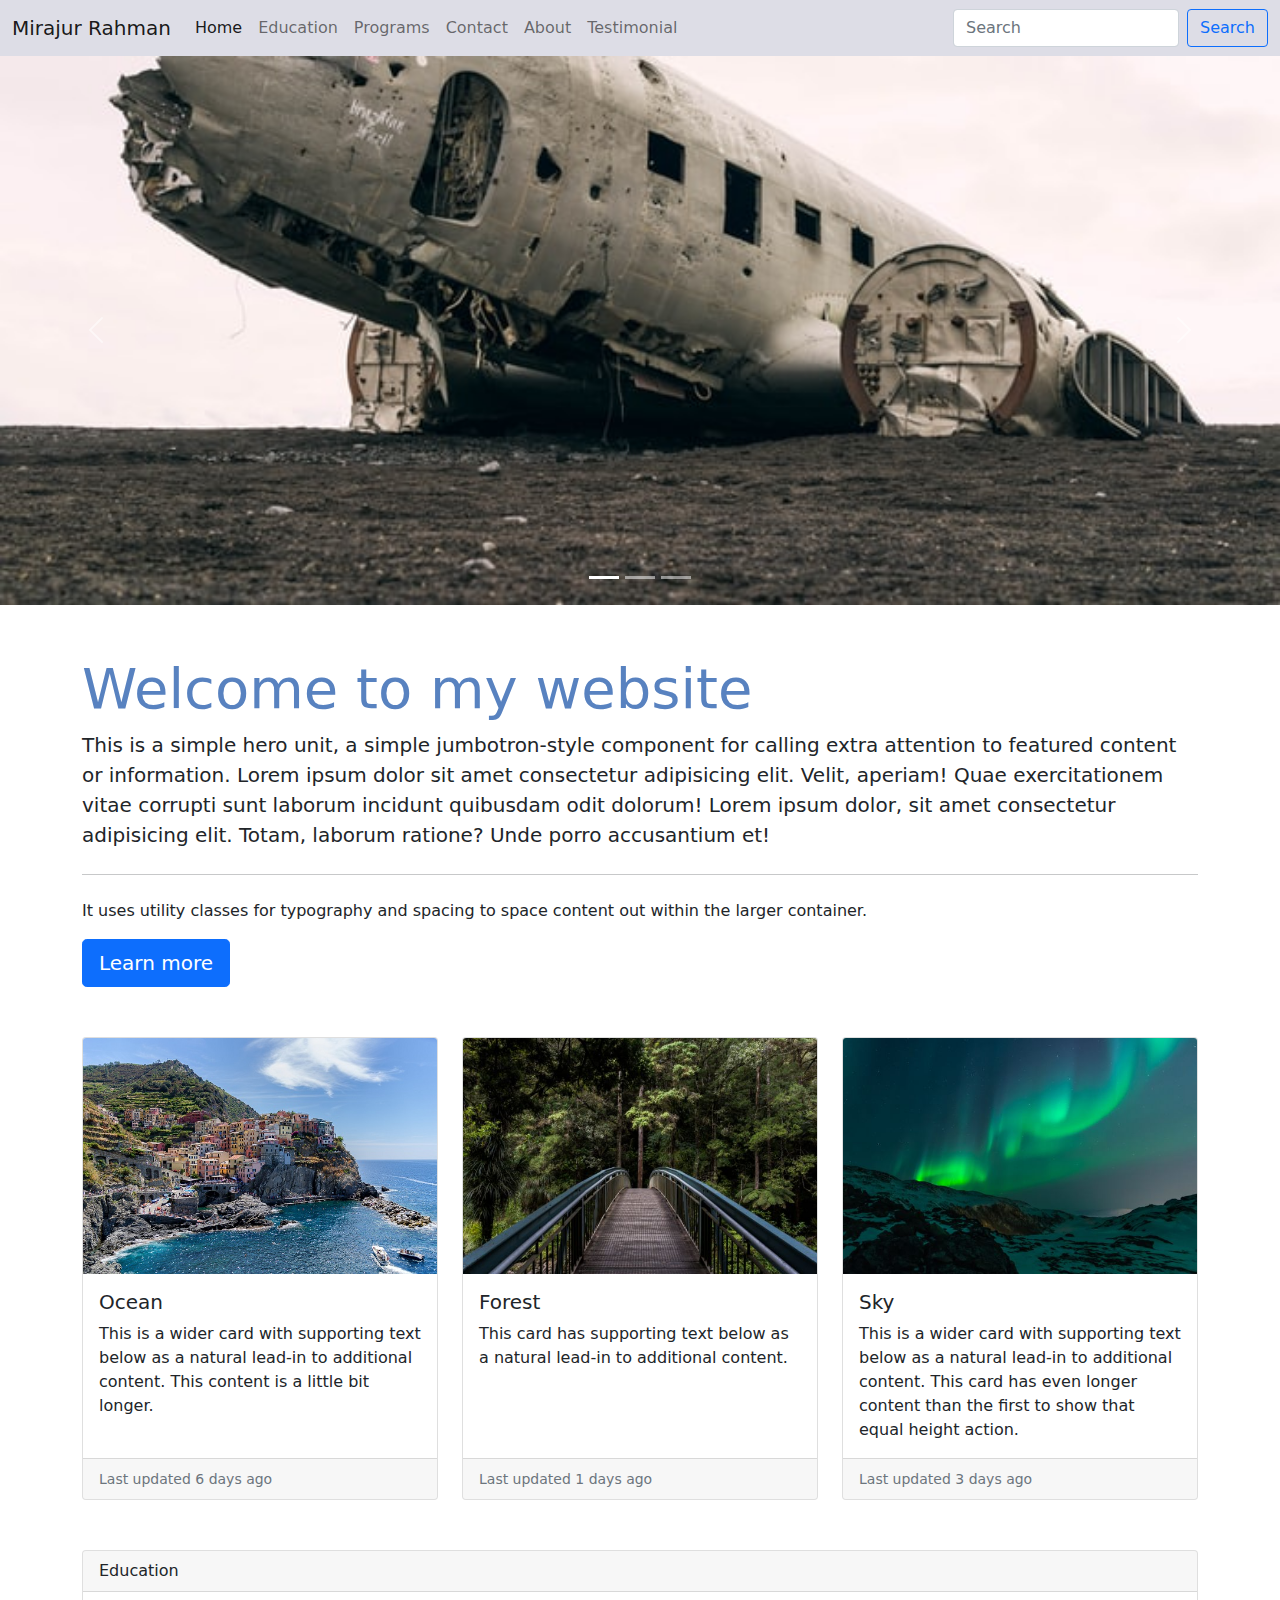
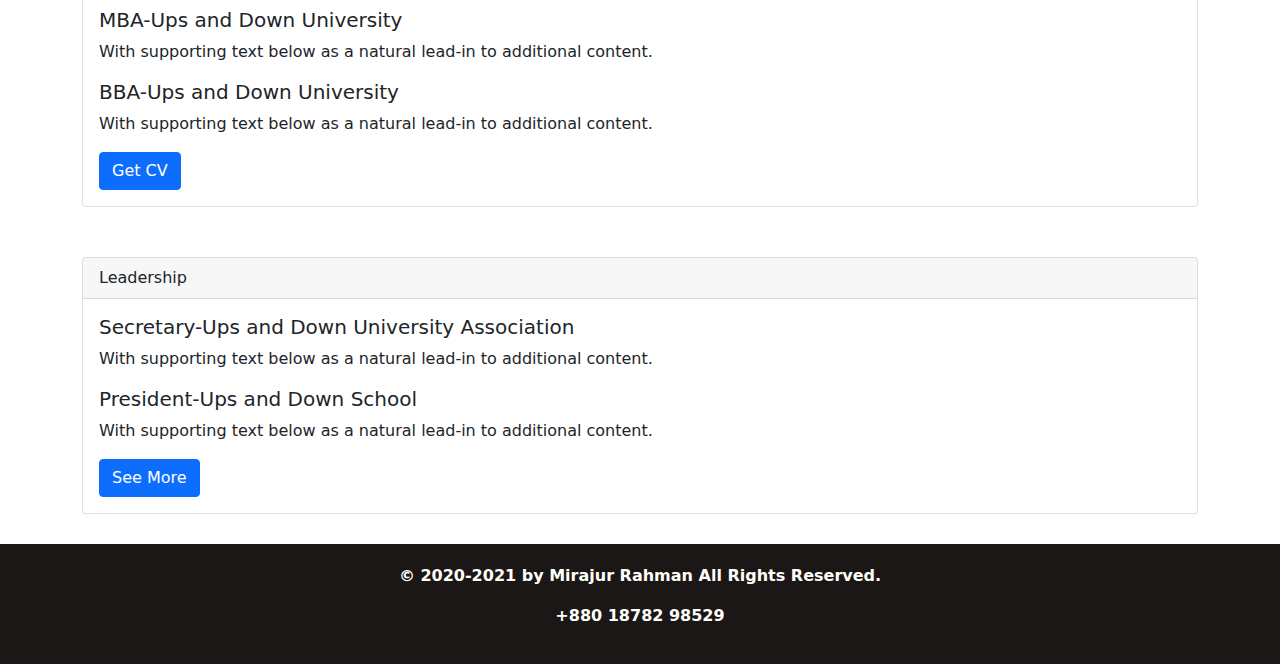
<file: index.html>
<!DOCTYPE html>
<html lang="en">
  <head>
    <!-- Required meta tags -->
    <meta charset="utf-8" />
    <meta name="viewport" content="width=device-width, initial-scale=1" />

    <link rel="stylesheet" href="./CSS/css/bootstrap.min.css">
<!-- Bootstrap -->

<link rel="stylesheet" href="style.css">  
    
    <!-- <link rel="shortcut icon" href="./favicon.ico" type="image/ico"> -->
    <link rel="apple-touch-icon" sizes="180x180" href="./favicon_io/apple-touch-icon.png">
    <link rel="icon" type="image/png" sizes="32x32" href="./favicon_io/favicon-32x32.png">
    <link rel="icon" type="image/png" sizes="16x16" href="./favicon_io/favicon-16x16.png">
    <link rel="manifest" href="./favicon_io/site.webmanifest">


    <title>Mirajur Rahman-Portfolio Website</title>
  </head>
  <body>
    <nav class="navbar navbar-expand-lg navbar navbar-light sticky-top" style="background-color: #dddde6";>
      <div class="container-fluid">
        <a class="navbar-brand" href="#">Mirajur Rahman </a>
        <button
          class="navbar-toggler"
          type="button"
          data-bs-toggle="collapse"
          data-bs-target="#navbarSupportedContent"
          aria-controls="navbarSupportedContent"
          aria-expanded="false"
          aria-label="Toggle navigation"
        >
          <span class="navbar-toggler-icon"></span>
        </button>
        <div class="collapse navbar-collapse" id="navbarSupportedContent">
          <ul class="navbar-nav me-auto mb-2 mb-lg-0">
            <li class="nav-item">
              <a class="nav-link active" aria-current="page" href="#">Home</a>
            </li>
            <li class="nav-item">
              <a class="nav-link" href="#education">Education</a>
            </li>
            <li class="nav-item">
                <a class="nav-link" href="#programs">Programs</a>
              </li>
              <li class="nav-item">
                <a class="nav-link" href="./contact-form-v17/ContactFrom_v17/contact.html">Contact</a>
              </li>
              <li class="nav-item">
                <a class="nav-link" href="./about.html">About</a>
              </li>
              <li class="nav-item">
                <a class="nav-link" href="#testimonial">Testimonial</a>
              </li>
              </ul>
            </li>
          </ul>
          <form class="d-flex">
            <input
              class="form-control me-2"
              type="search"
              placeholder="Search"
              aria-label="Search"
            />
            <button class="btn btn-outline-primary" type="submit" script="window.find()">
              Search
            </button>
          </form>
        </div>
      </div>
<!-- dark theme -->
  
<!-- dark theme -->
    </nav>

    <div
      id="carouselExampleIndicators"
      class="carousel slide"
      data-bs-ride="carousel"
    >
      <div class="carousel-indicators">
        <button
          type="button"
          data-bs-target="#carouselExampleIndicators"
          data-bs-slide-to="0"
          class="active"
          aria-current="true"
          aria-label="Slide 1"
        ></button>
        <button
          type="button"
          data-bs-target="#carouselExampleIndicators"
          data-bs-slide-to="1"
          aria-label="Slide 2"
        ></button>
        <button
          type="button"
          data-bs-target="#carouselExampleIndicators"
          data-bs-slide-to="2"
          aria-label="Slide 3"
        ></button>
      </div>
      <div class="carousel-inner">
        <div class="carousel-item active">
          <img src="./img/333.jpg" class="d-block w-100" alt="..."height1="800px" />
        </div>
        <div class="carousel-item">
          <img src="./img/333.jpg" class="d-block w-100" alt="..."height1="800px" />
        </div>
        <div class="carousel-item">
          <img src="./img/333.jpg" class="d-block w-100" alt="..." height1="800px"/>
        </div>
      </div>
      <button
        class="carousel-control-prev"
        type="button"
        data-bs-target="#carouselExampleIndicators"
        data-bs-slide="prev"
      >
        <span class="carousel-control-prev-icon" aria-hidden="true"></span>
        <span class="visually-hidden">Previous</span>
      </button>
      <button
        class="carousel-control-next"
        type="button"
        data-bs-target="#carouselExampleIndicators"
        data-bs-slide="next"
      >
        <span class="carousel-control-next-icon" aria-hidden="true"></span>
        <span class="visually-hidden">Next</span>
      </button>
    </div>
    <div class="container">
      <div class="jumbotron">
        <h1 class="display-4">Welcome to my website</h1>
        <p class="lead">
          This is a simple hero unit, a simple jumbotron-style component for
          calling extra attention to featured content or information. Lorem
          ipsum dolor sit amet consectetur adipisicing elit. Velit, aperiam!
          Quae exercitationem vitae corrupti sunt laborum incidunt quibusdam
          odit dolorum! Lorem ipsum dolor, sit amet consectetur adipisicing
          elit. Totam, laborum ratione? Unde porro accusantium et!
        </p>
        <hr class="my-4" />
        <p>
          It uses utility classes for typography and spacing to space content
          out within the larger container.
        </p>
        <a
          class="btn btn-primary btn-lg"
          href="https://bd.linkedin.com/in/mohammad-abdul-gani-saberi-b2b801141"
          role="button"
          >Learn more</a>
      </div>
    </div>
    <div id="programs" class="container">
      <div class="row row-cols-1 row-cols-md-3 g-4">
        <div class="col">
          <div class="card h-100">
            <a href="./img/1.jpg">
            <img src="./img/1.jpg" class="card-img-top" alt="..." />
          </a>
            <div class="card-body">
              <h5 class="card-title">Ocean</h5>
              <p class="card-text">
                This is a wider card with supporting text below as a natural
                lead-in to additional content. This content is a little bit
                longer.
              </p>
            </div>
            <div class="card-footer">
              <small class="text-muted">Last updated 6 days ago</small>
            </div>
          </div>
        </div>
        <div class="col">
          <div class="card h-100">
            <a href="./img/2.jpg">
            <img src="./img/2.jpg" class="card-img-top" alt="..." />
          </a>
            <div class="card-body">
              <h5 class="card-title">Forest</h5>
              <p class="card-text">
                This card has supporting text below as a natural lead-in to
                additional content.
              </p>
            </div>
            <div class="card-footer">
              <small class="text-muted">Last updated 1 days ago</small>
            </div>
          </div>
        </div>
        <div class="col">
          <div class="card h-100">
            <a href="./img/3.jpg">
            <img src="./img/3.jpg" class="card-img-top" alt="..." />
          </a>
            <div class="card-body">
              <h5 class="card-title">Sky</h5>
              <p class="card-text">
                This is a wider card with supporting text below as a natural
                lead-in to additional content. This card has even longer content
                than the first to show that equal height action.
              </p>
            </div>
            <div class="card-footer">
              <small class="text-muted">Last updated 3 days ago</small>
            </div>
          </div>
        </div>
      </div>  
    </div>
    <div id="education" class="container">
      <div class="card">
        <div class="card-header">Education</div>
        <div class="card-body">
          <h5 class="card-title">MBA-Ups and Down University</h5>
          <p class="card-text">
            With supporting text below as a natural lead-in to additional
            content.
          </p>
          <h5 class="card-title">BBA-Ups and Down University</h5>
          <p class="card-text">
            With supporting text below as a natural lead-in to additional
            content.
          </p>
          <a href="./1.pdf" target="_blank" class="btn btn-primary">Get CV</a>
        </div>
      </div>
    </div>
    <div class="container">
      <div class="card">
        <div class="card-header">Leadership</div>
        <div class="card-body">
          <h5 class="card-title">
            Secretary-Ups and Down University Association
          </h5>
          <p class="card-text">
            With supporting text below as a natural lead-in to additional
            content.
          </p>
          <h5 class="card-title">President-Ups and Down School</h5>
          <p class="card-text">
            With supporting text below as a natural lead-in to additional
            content.
          </p>
          <a href="./1.pdf" target="_blank" class="btn btn-primary">See More</a>
        </div>
      </div>
    </div>
  </div>

  <div class="footer">
    <p>&copy 2020-2021 by Mirajur Rahman All Rights Reserved.</p>
    <p>+880 18782 98529</p>
  </div>
  <script src="./JS/bootstrap.min.js"></script>
  </body>
</html>
</file>
<file: style.css>
.container {
  margin-top: 50px;
}
.footer {
  text-align: center;
  background-color: rgb(27, 23, 23);
  color: rgb(255, 254, 248);
  padding: 20px;
  font-weight: 600;
  margin-top: 30px;
}
.display-4 {
  color: rgb(88, 130, 192);
}
</file>
